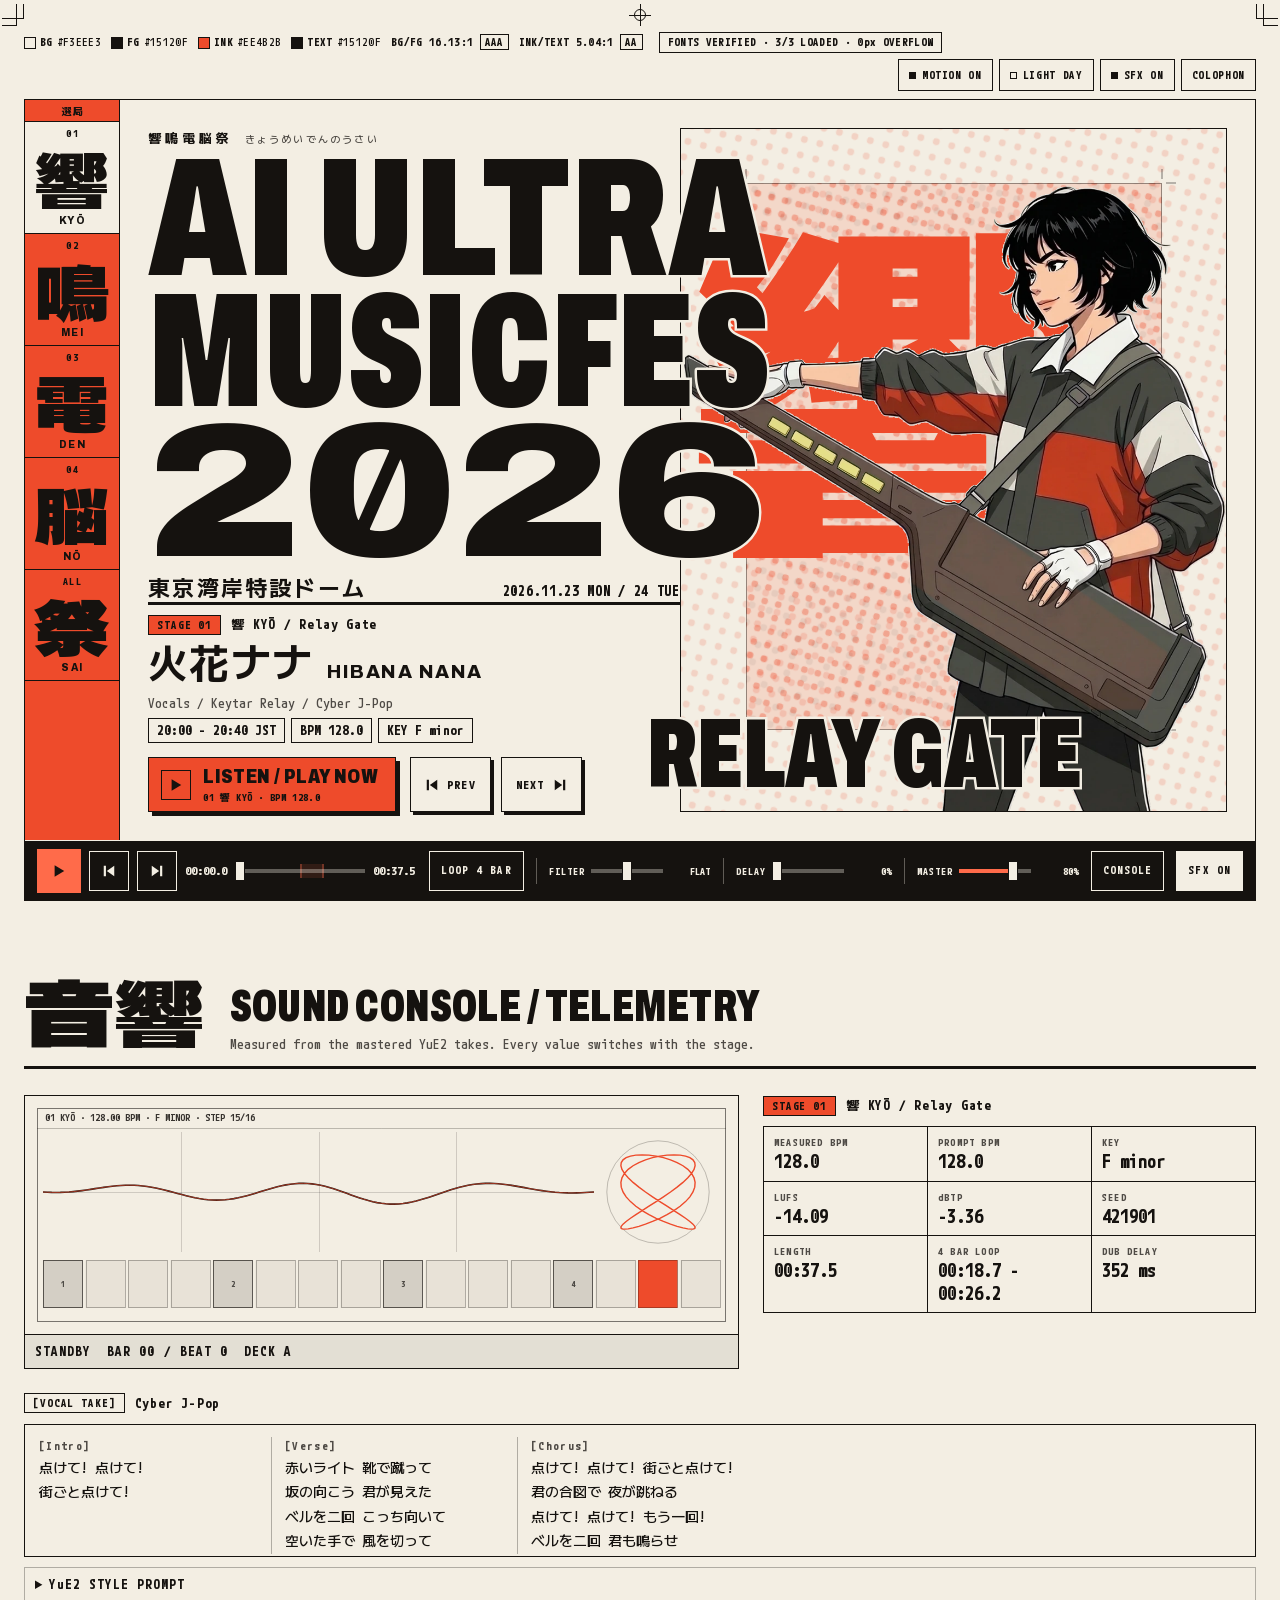
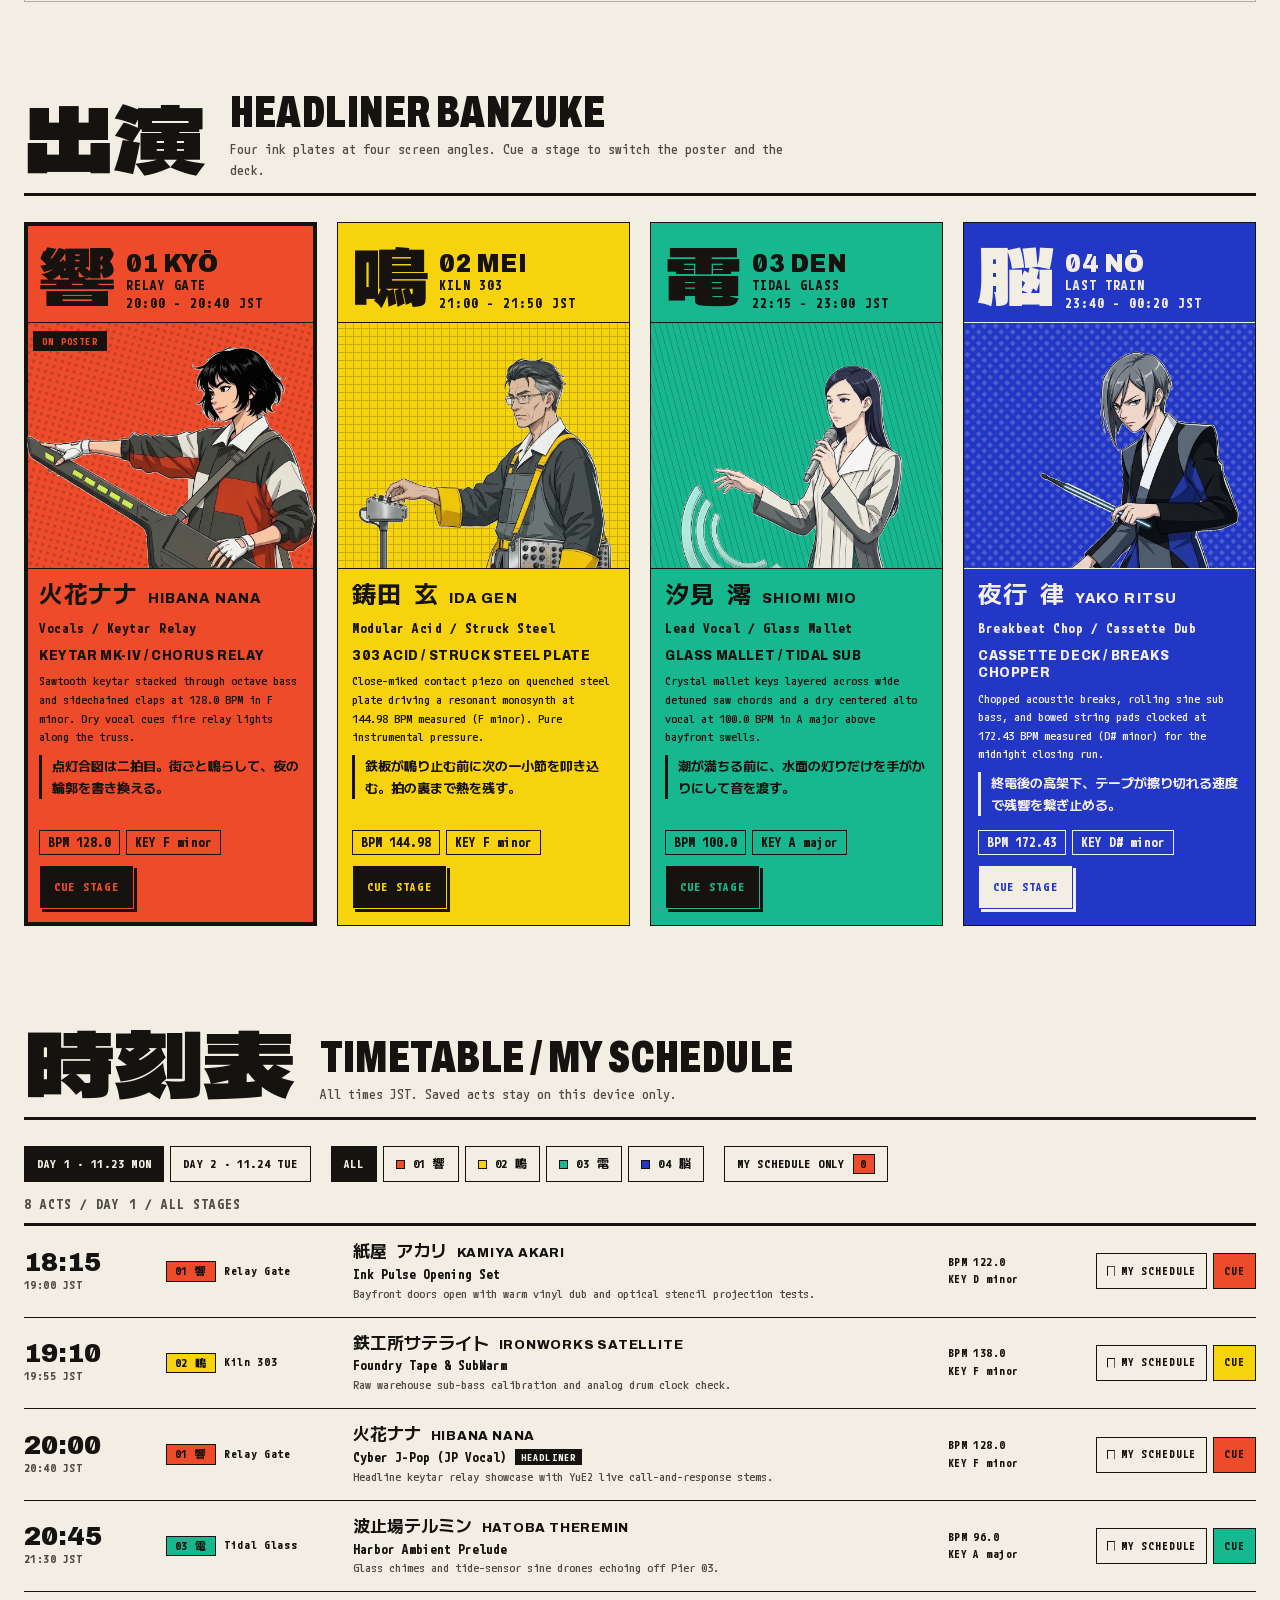
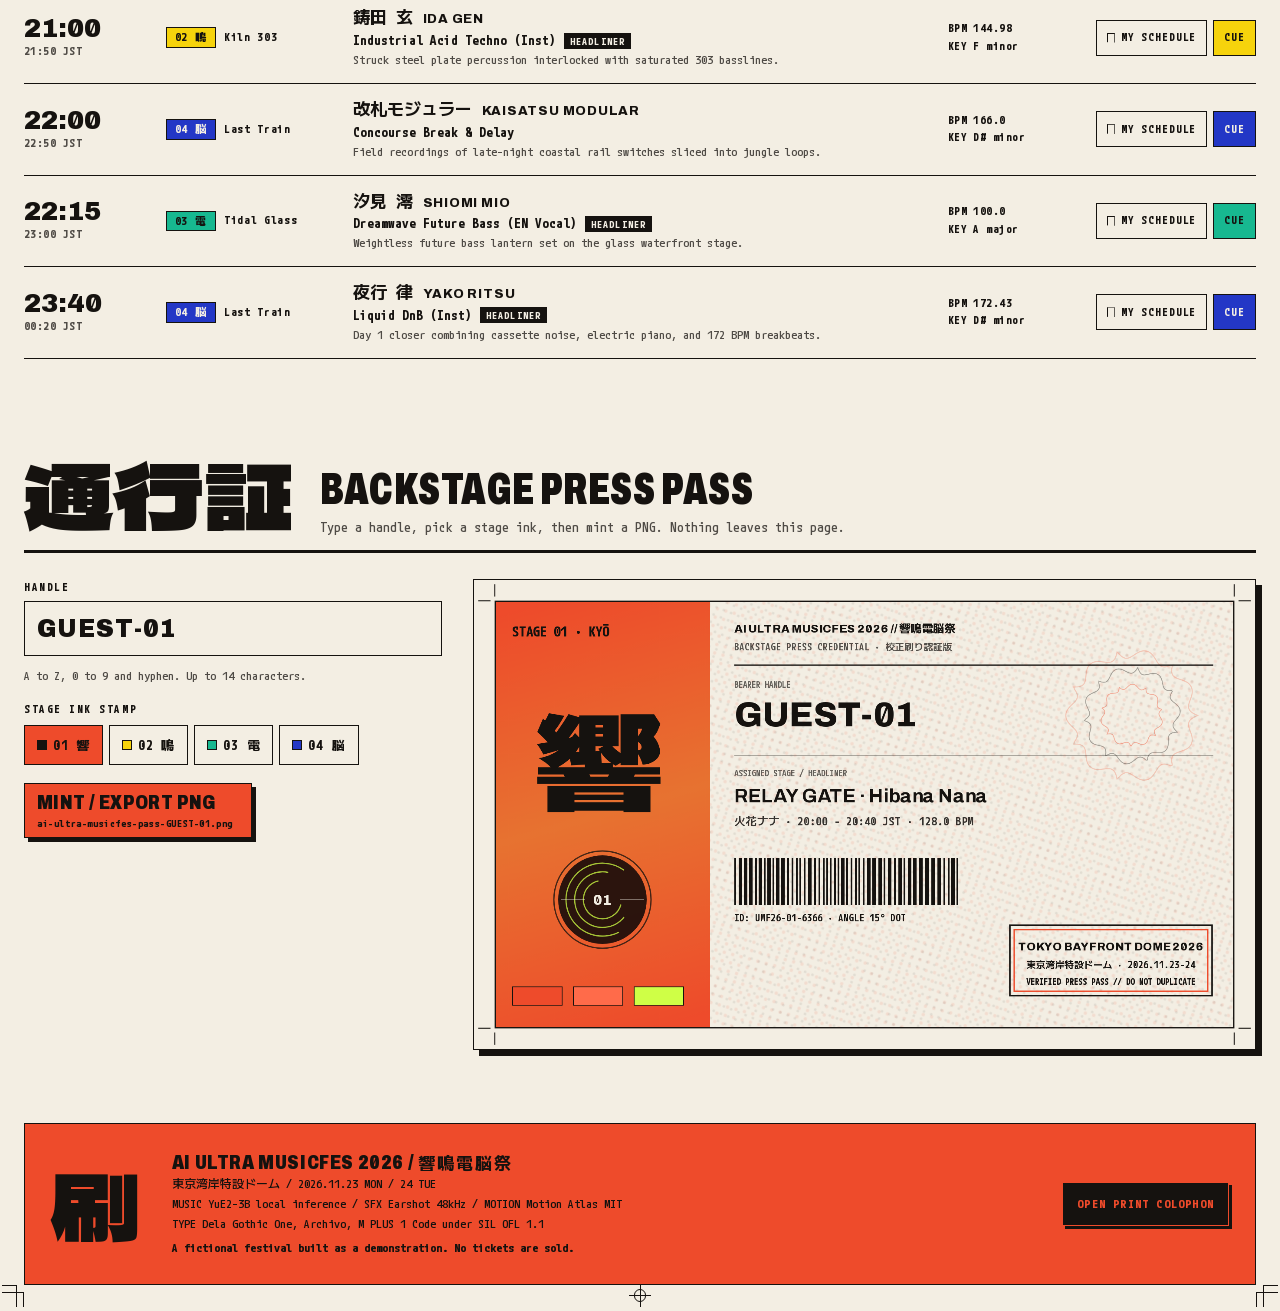
<file: index.html>
<!doctype html>
<html lang="ja" data-stage="relay" data-hall="day" data-motion="on" data-transport="idle">
<head>
  <meta charset="utf-8">
  <meta name="viewport" content="width=device-width, initial-scale=1">
  <title>AI ULTRA MUSICFES 2026 / 響鳴電脳祭 / 東京湾岸特設ドーム</title>
  <meta name="description" content="AI ULTRA MUSICFES 2026 響鳴電脳祭。東京湾岸特設ドーム、2026.11.23 MON / 24 TUE。題字で四つの舞台を選局し、実音源とタイムテーブルを確かめるフェスティバルポスター。">
  <meta name="color-scheme" content="light">
  <meta name="theme-color" id="theme-color" content="#F3EEE3">
  <link rel="icon" href="data:image/svg+xml,%3Csvg xmlns='http://www.w3.org/2000/svg' viewBox='0 0 32 32'%3E%3Crect width='32' height='32' fill='%2315120F'/%3E%3Crect x='4' y='4' width='24' height='24' fill='%23EE4B2B'/%3E%3Ccircle cx='16' cy='16' r='6' fill='%23F3EEE3'/%3E%3C/svg%3E">
  <link rel="stylesheet" href="styles/festival.css">
</head>
<body>
  <a class="skip-link" href="#main">SKIP TO POSTER</a>

  <div class="sheet">
    <header class="proof-bar" id="proof-bar">
      <div class="tombo-row" aria-hidden="true">
        <span class="tombo tombo--tl"></span>
        <span class="tombo-center"></span>
        <span class="tombo tombo--tr"></span>
      </div>
      <div class="utility-bar">
        <div id="contrast-bar" class="contrast-bar" role="group" aria-label="Live WCAG 2.1 contrast color bar">
          <span class="cb-swatch" data-token="--bg"><i class="cb-chip" aria-hidden="true"></i><span class="cb-name">BG</span><code class="cb-hex">…</code></span>
          <span class="cb-swatch" data-token="--fg"><i class="cb-chip" aria-hidden="true"></i><span class="cb-name">FG</span><code class="cb-hex">…</code></span>
          <span class="cb-swatch" data-token="--accent"><i class="cb-chip" aria-hidden="true"></i><span class="cb-name">INK</span><code class="cb-hex">…</code></span>
          <span class="cb-swatch" data-token="--accent-fg"><i class="cb-chip" aria-hidden="true"></i><span class="cb-name">TEXT</span><code class="cb-hex">…</code></span>
          <span class="cb-ratio" data-pair="bg-fg"><span>BG/FG</span> <span class="cb-value">…</span> <span class="cb-grade"></span></span>
          <span class="cb-ratio" data-pair="ink-text"><span>INK/TEXT</span> <span class="cb-value">…</span> <span class="cb-grade"></span></span>
        </div>
        <p id="font-proof-stamp" class="font-stamp" role="status" data-status="checking">FONTS CHECKING</p>
        <div class="utility-toggles" role="group" aria-label="Sheet controls">
          <button id="motion-toggle-btn" class="lamp-key" type="button" aria-pressed="true">MOTION ON</button>
          <button id="hall-toggle-btn" class="lamp-key" type="button" aria-pressed="false">LIGHT DAY</button>
          <button id="sfx-toggle-btn" class="lamp-key" type="button" aria-pressed="true">SFX ON</button>
          <button id="colophon-open-btn" class="lamp-key lamp-key--plain" type="button" aria-haspopup="dialog">COLOPHON</button>
        </div>
      </div>
    </header>

    <main id="main" tabindex="-1">
      <section class="hero-poster" id="poster" aria-labelledby="festival-title">
        <div class="kanji-rail" id="kanji-rail" role="group" aria-label="題字で選局 Stage tuner">
          <div class="rail-keys">
            <p class="rail-cap" aria-hidden="true">選局</p>
            <button class="rail-kanji" id="rail-btn-relay" type="button" data-stage-id="relay" data-sfx-hover="1" aria-pressed="true" aria-keyshortcuts="1">
              <span class="rail-num">01</span>
              <span class="rail-glyph" lang="ja">響</span>
              <span class="rail-code">KYŌ</span>
              <span class="sr-only">Relay Gate</span>
            </button>
            <button class="rail-kanji" id="rail-btn-kiln" type="button" data-stage-id="kiln" data-sfx-hover="1.12" aria-pressed="false" aria-keyshortcuts="2">
              <span class="rail-num">02</span>
              <span class="rail-glyph" lang="ja">鳴</span>
              <span class="rail-code">MEI</span>
              <span class="sr-only">Kiln 303</span>
            </button>
            <button class="rail-kanji" id="rail-btn-tidal" type="button" data-stage-id="tidal" data-sfx-hover="1.26" aria-pressed="false" aria-keyshortcuts="3">
              <span class="rail-num">03</span>
              <span class="rail-glyph" lang="ja">電</span>
              <span class="rail-code">DEN</span>
              <span class="sr-only">Tidal Glass</span>
            </button>
            <button class="rail-kanji" id="rail-btn-lasttrain" type="button" data-stage-id="lasttrain" data-sfx-hover="1.41" aria-pressed="false" aria-keyshortcuts="4">
              <span class="rail-num">04</span>
              <span class="rail-glyph" lang="ja">脳</span>
              <span class="rail-code">NŌ</span>
              <span class="sr-only">Last Train</span>
            </button>
            <button class="rail-kanji" id="rail-btn-sai" type="button" data-stage-id="sai" data-sfx-hover="0.84" aria-pressed="false" aria-keyshortcuts="5">
              <span class="rail-num">ALL</span>
              <span class="rail-glyph" lang="ja">祭</span>
              <span class="rail-code">SAI</span>
              <span class="sr-only">All stages and timetable</span>
            </button>
          </div>
          <p class="rail-slug" id="rail-slug" aria-hidden="true">STAGE 01 / RELAY GATE</p>
        </div>

        <div class="poster" id="poster-field">
          <div class="poster-stage">
            <div class="poster-copy">
              <p class="poster-slug"><span lang="ja">響鳴電脳祭</span><span class="poster-reading" lang="ja">きょうめいでんのうさい</span></p>
              <h1 class="lockup" id="festival-title">
                <span class="lockup-line lockup-line--ai">AI ULTRA</span>
                <span class="lockup-line lockup-line--fes">MUSICFES</span>
                <span class="lockup-line lockup-line--year">2026</span>
              </h1>
              <p class="venue">
                <span class="venue-name" lang="ja">東京湾岸特設ドーム</span>
                <span class="venue-dates">2026.11.23 MON / 24 TUE</span>
              </p>
              <div class="billing" id="hero-billing">
                <p class="billing-stage">
                  <span class="chip chip--plate" id="hero-stage-chip">STAGE 01</span>
                  <span id="hero-stage-name">響 KYŌ / Relay Gate</span>
                </p>
                <h2 class="billing-artist">
                  <span class="billing-artist-ja" id="hero-artist-ja" lang="ja">火花ナナ</span>
                  <span class="billing-artist-en" id="hero-artist-en">Hibana Nana</span>
                </h2>
                <p class="billing-role" id="hero-role">Vocals / Keytar Relay / Cyber J-Pop</p>
                <p class="billing-stamps">
                  <span class="stamp" id="hero-set-time">20:00 - 20:40 JST</span>
                  <span class="stamp" id="hero-bpm">BPM 128.0</span>
                  <span class="stamp" id="hero-key">KEY F minor</span>
                </p>
              </div>
              <div class="cta-row">
                <button id="hero-play-btn" class="cta" type="button">
                  <span class="cta-icon" aria-hidden="true">
                    <svg class="ico ico-play" viewBox="0 0 16 16" focusable="false"><path d="M3 1.5v13l11-6.5z"/></svg>
                    <svg class="ico ico-pause" viewBox="0 0 16 16" focusable="false"><path d="M3 2h4v12H3zM9 2h4v12H9z"/></svg>
                  </span>
                  <span class="cta-text">
                    <span class="cta-main" id="hero-play-label">LISTEN / PLAY NOW</span>
                    <span class="cta-sub" id="hero-play-sub">01 響 KYŌ · BPM 128.0</span>
                  </span>
                </button>
                <div class="cta-steps" role="group" aria-label="Step through stages">
                  <button id="hero-prev-btn" class="key" type="button" data-sfx-hover="0.9">
                    <svg class="ico" viewBox="0 0 16 16" aria-hidden="true" focusable="false"><path d="M2 2h2.5v12H2zM14 2v12L5.5 8z"/></svg>
                    <span>PREV</span><span class="sr-only">stage</span>
                  </button>
                  <button id="hero-next-btn" class="key" type="button" data-sfx-hover="1.1">
                    <span>NEXT</span><span class="sr-only">stage</span>
                    <svg class="ico" viewBox="0 0 16 16" aria-hidden="true" focusable="false"><path d="M11.5 2H14v12h-2.5zM2 2l8.5 6L2 14z"/></svg>
                  </button>
                </div>
                <p class="key-hint" aria-hidden="true">RAIL KEYS 1-5 / UP DOWN</p>
              </div>
              <p class="cta-status" id="hero-audio-status" role="status"></p>
            </div>

            <div class="lock-wrap">
              <div class="character-lock halftone" id="character-lock">
                <canvas id="hero-back-canvas" width="1000" height="1250" aria-hidden="true"></canvas>
                <span class="plate-kanji" id="hero-plate-kanji" aria-hidden="true" lang="ja">響</span>
                <img id="hero-character-img" width="1000" height="1250" alt="" decoding="async" src="data:image/svg+xml,%3Csvg xmlns='http://www.w3.org/2000/svg' width='1000' height='1250' viewBox='0 0 1000 1250'/%3E">
                <canvas id="hero-mask-canvas" width="1000" height="1250" aria-hidden="true"></canvas>
                <canvas id="hero-wipe-canvas" width="1000" height="1250" aria-hidden="true"></canvas>
              </div>
              <p class="stage-tag" id="hero-stage-tag" aria-hidden="true">RELAY GATE</p>
            </div>
          </div>
        </div>
      </section>

      <div id="transport-band" class="transport" role="region" aria-label="Broadcast transport and DJ strip" data-dj="closed">
        <div class="tp-main">
          <button id="transport-play-btn" class="tp-btn tp-btn--play" type="button" aria-pressed="false" aria-label="PLAY">
            <svg class="ico ico-play" viewBox="0 0 16 16" aria-hidden="true" focusable="false"><path d="M3 1.5v13l11-6.5z"/></svg>
            <svg class="ico ico-pause" viewBox="0 0 16 16" aria-hidden="true" focusable="false"><path d="M3 2h4v12H3zM9 2h4v12H9z"/></svg>
          </button>
          <button id="transport-prev-btn" class="tp-btn" type="button" aria-label="PREVIOUS TRACK">
            <svg class="ico" viewBox="0 0 16 16" aria-hidden="true" focusable="false"><path d="M2 2h2.5v12H2zM14 2v12L5.5 8z"/></svg>
          </button>
          <button id="transport-next-btn" class="tp-btn" type="button" aria-label="NEXT TRACK">
            <svg class="ico" viewBox="0 0 16 16" aria-hidden="true" focusable="false"><path d="M11.5 2H14v12h-2.5zM2 2l8.5 6L2 14z"/></svg>
          </button>
          <p class="tp-now">
            <span class="tp-tally" id="transport-tally">STANDBY</span>
            <span class="tp-now-stage" id="transport-now-stage">01 響 KYŌ</span>
            <span class="tp-now-artist" id="transport-now-artist" lang="ja">火花ナナ</span>
          </p>
          <div class="tp-seek">
            <span class="tp-time" id="transport-elapsed">00:00.0</span>
            <span class="tp-seek-track">
              <span class="tp-loop-region" id="transport-loop-region" aria-hidden="true"></span>
              <input id="transport-seek" type="range" min="0" max="37.5" step="0.01" value="0" aria-label="SEEK" aria-valuetext="0 seconds of 37.5 seconds">
            </span>
            <span class="tp-time" id="transport-duration">00:37.5</span>
          </div>
          <button id="transport-dj-btn" class="tp-btn tp-btn--text tp-dj-toggle" type="button" aria-expanded="false" aria-controls="dj-panel">DJ</button>
        </div>
        <div class="tp-dj" id="dj-panel">
          <button id="transport-loop-btn" class="tp-btn tp-btn--text" type="button" aria-pressed="false">LOOP 4 BAR</button>
          <label class="tp-fader">
            <span>FILTER</span>
            <input id="dj-filter" type="range" min="-1" max="1" step="0.01" value="0" aria-valuetext="FLAT">
            <output class="tp-fader-value" id="dj-filter-value" for="dj-filter">FLAT</output>
          </label>
          <label class="tp-fader">
            <span>DELAY</span>
            <input id="dj-delay" type="range" min="0" max="0.28" step="0.01" value="0" aria-valuetext="SEND 0%">
            <output class="tp-fader-value" id="dj-delay-value" for="dj-delay">0%</output>
          </label>
          <label class="tp-fader">
            <span>MASTER</span>
            <input id="dj-master" type="range" min="0" max="1" step="0.01" value="0.8" aria-valuetext="80%">
            <output class="tp-fader-value" id="dj-master-value" for="dj-master">80%</output>
          </label>
          <a id="transport-console-link" class="tp-btn tp-btn--text" href="#console">CONSOLE</a>
          <button id="transport-sfx-btn" class="tp-btn tp-btn--text" type="button" aria-pressed="true">SFX ON</button>
        </div>
      </div>

      <section class="band-section" id="console" aria-labelledby="console-title">
        <header class="section-head">
          <span class="section-kanji" aria-hidden="true" lang="ja">音響</span>
          <div class="section-head-text">
            <h2 id="console-title">SOUND CONSOLE / TELEMETRY</h2>
            <p class="section-lead">Measured from the mastered YuE2 takes. Every value switches with the stage.</p>
          </div>
        </header>
        <div class="console-grid">
          <figure class="scope">
            <canvas id="console-scope-canvas" width="720" height="240" role="img" aria-label="Beat grid and live scope for the active stage"></canvas>
            <figcaption class="scope-caption">
              <span id="console-live-state">STANDBY</span>
              <span id="console-live-bar">BAR 00 / BEAT 0</span>
              <span id="console-live-deck">DECK A</span>
            </figcaption>
          </figure>
          <div class="console-meta">
            <p class="console-stage">
              <span class="chip chip--plate" id="console-stage-chip">STAGE 01</span>
              <span id="console-stage-name">響 KYŌ / Relay Gate</span>
            </p>
            <dl class="meta-grid">
              <div class="meta-cell"><dt>MEASURED BPM</dt><dd id="console-bpm-measured">…</dd></div>
              <div class="meta-cell"><dt>PROMPT BPM</dt><dd id="console-bpm-prompt">…</dd></div>
              <div class="meta-cell"><dt>KEY</dt><dd id="console-key">…</dd></div>
              <div class="meta-cell"><dt>LUFS</dt><dd id="console-lufs">…</dd></div>
              <div class="meta-cell"><dt>dBTP</dt><dd id="console-dbtp">…</dd></div>
              <div class="meta-cell"><dt>SEED</dt><dd id="console-seed">…</dd></div>
              <div class="meta-cell"><dt>LENGTH</dt><dd id="console-length">…</dd></div>
              <div class="meta-cell"><dt id="console-loop-label">4 BAR LOOP</dt><dd id="console-loop">…</dd></div>
              <div class="meta-cell"><dt>DUB DELAY</dt><dd id="console-delay-time">…</dd></div>
            </dl>
          </div>
          <div class="console-score">
            <p class="console-score-head">
              <span class="chip" id="console-vocal-badge">…</span>
              <span id="console-genre">…</span>
            </p>
            <div class="console-lyrics" id="console-lyrics" lang="ja" tabindex="0" role="region" aria-label="Lyrics or score note"></div>
            <details class="console-prompt">
              <summary>YuE2 STYLE PROMPT</summary>
              <p id="console-style-prompt" lang="en"></p>
            </details>
          </div>
        </div>
      </section>

      <section class="band-section" id="dossier" aria-labelledby="dossier-title">
        <header class="section-head">
          <span class="section-kanji" aria-hidden="true" lang="ja">出演</span>
          <div class="section-head-text">
            <h2 id="dossier-title">HEADLINER BANZUKE</h2>
            <p class="section-lead">Four ink plates at four screen angles. Cue a stage to switch the poster and the deck.</p>
          </div>
        </header>
        <div class="dossier-grid" id="dossier-grid"></div>
      </section>

      <section class="band-section" id="timetable" aria-labelledby="timetable-title">
        <header class="section-head">
          <span class="section-kanji" aria-hidden="true" lang="ja">時刻表</span>
          <div class="section-head-text">
            <h2 id="timetable-title" tabindex="-1">TIMETABLE / MY SCHEDULE</h2>
            <p class="section-lead">All times JST. Saved acts stay on this device only.</p>
          </div>
        </header>
        <div class="tt-toolbar">
          <div class="pill-row" id="timetable-days" role="group" aria-label="Festival day"></div>
          <div class="pill-row" id="timetable-stages" role="group" aria-label="Stage filter"></div>
          <div class="pill-row">
            <button class="pill" id="my-schedule-filter-btn" type="button" aria-pressed="false">
              <span>MY SCHEDULE ONLY</span>
              <span class="count-badge" id="my-schedule-count">0</span>
            </button>
          </div>
        </div>
        <p class="tt-status" id="timetable-status" role="status"></p>
        <ol class="tt-list" id="timetable-list"></ol>
      </section>

      <section class="band-section" id="press-pass" aria-labelledby="pass-title">
        <header class="section-head">
          <span class="section-kanji" aria-hidden="true" lang="ja">通行証</span>
          <div class="section-head-text">
            <h2 id="pass-title">BACKSTAGE PRESS PASS</h2>
            <p class="section-lead">Type a handle, pick a stage ink, then mint a PNG. Nothing leaves this page.</p>
          </div>
        </header>
        <div class="pass-grid">
          <form class="pass-form" id="pass-form" autocomplete="off">
            <label class="field" for="pass-handle-input">
              <span class="field-name">HANDLE</span>
              <input id="pass-handle-input" class="field-input" type="text" value="GUEST-01" maxlength="14" inputmode="text" autocapitalize="characters" autocomplete="off" spellcheck="false" aria-describedby="pass-handle-help">
            </label>
            <p class="field-help" id="pass-handle-help">A to Z, 0 to 9 and hyphen. Up to 14 characters.</p>
            <fieldset class="stamp-set">
              <legend class="field-name">STAGE INK STAMP</legend>
              <div class="stamp-options" id="pass-stamp-options"></div>
            </fieldset>
            <button id="pass-download-btn" class="cta cta--compact" type="button">
              <span class="cta-text">
                <span class="cta-main">MINT / EXPORT PNG</span>
                <span class="cta-sub" id="pass-file-name">ai-ultra-musicfes-pass-GUEST-01.png</span>
              </span>
            </button>
            <p class="pass-status" id="pass-status" role="status"></p>
          </form>
          <div class="pass-tilt" id="pass-tilt">
            <canvas id="pass-canvas" width="1800" height="1080" role="img" aria-label="Backstage press pass preview"></canvas>
          </div>
        </div>
      </section>
    </main>

    <footer class="obi" id="colophon">
      <div class="obi-band">
        <span class="section-kanji" aria-hidden="true" lang="ja">刷</span>
        <div class="obi-credits">
          <p class="obi-title">AI ULTRA MUSICFES 2026 / <span lang="ja">響鳴電脳祭</span></p>
          <p><span lang="ja">東京湾岸特設ドーム</span> / 2026.11.23 MON / 24 TUE</p>
          <p>MUSIC YuE2-3B local inference / SFX Earshot 48kHz / MOTION Motion Atlas MIT</p>
          <p>TYPE Dela Gothic One, Archivo, M PLUS 1 Code under SIL OFL 1.1</p>
          <p class="obi-note">A fictional festival built as a demonstration. No tickets are sold.</p>
        </div>
        <button id="colophon-open-btn-footer" class="key key--on-plate" type="button" aria-haspopup="dialog">OPEN PRINT COLOPHON</button>
      </div>
      <div class="tombo-row tombo-row--bottom" aria-hidden="true">
        <span class="tombo tombo--bl"></span>
        <span class="tombo-center"></span>
        <span class="tombo tombo--br"></span>
      </div>
    </footer>
  </div>

  <dialog id="colophon-dialog" class="colophon" aria-labelledby="colophon-dialog-title">
    <div class="colophon-sheet">
      <header class="colophon-head">
        <h2 id="colophon-dialog-title">PRINT COLOPHON <span lang="ja">奥付</span></h2>
        <button id="colophon-close-btn" class="key" type="button">CLOSE</button>
      </header>
      <div class="colophon-body" id="colophon-body"></div>
    </div>
  </dialog>

  <div class="follow-spot-layer" aria-hidden="true"><span class="follow-spot"></span></div>
  <p class="sr-only" id="app-status" role="status"></p>
  <noscript><p class="noscript-note">This poster needs JavaScript for audio, the timetable and the press pass.</p></noscript>

  <script defer src="data/festival-data.js"></script>
  <script defer src="js/audio-engine.js"></script>
  <script defer src="js/motion-atlas-core.js"></script>
  <script defer src="js/stage-canvas.js"></script>
  <script defer src="js/ui-controller.js"></script>
</body>
</html>
</file>
<file: styles/festival.css>
/* AI ULTRA MUSICFES 2026 / festival stylesheet
   Direction A: poster as interface on paper and sumi, hall blackout on play, one transport band.
   Pairing alpha: Dela Gothic One (kanji at 48px and up), Archivo (display Latin), M PLUS 1 Code (UI). */

@font-face {
  font-family: "Dela Gothic One";
  src: url("../assets/processed/dela-gothic-one.woff2") format("woff2");
  font-weight: 400;
  font-style: normal;
  font-display: swap;
}

@font-face {
  font-family: "Archivo";
  src: url("../assets/processed/archivo-var.woff2") format("woff2");
  font-weight: 100 900;
  font-stretch: 62% 125%;
  font-style: normal;
  font-display: swap;
}

@font-face {
  font-family: "M PLUS 1 Code";
  src: url("../assets/processed/mplus1code-var.woff2") format("woff2");
  font-weight: 400 700;
  font-style: normal;
  font-display: swap;
}

/* Registered so one root transition carries every surface through the hall blackout. */
@property --bg { syntax: "<color>"; inherits: true; initial-value: #F3EEE3; }
@property --fg { syntax: "<color>"; inherits: true; initial-value: #15120F; }
@property --accent { syntax: "<color>"; inherits: true; initial-value: #EE4B2B; }
@property --accent-fg { syntax: "<color>"; inherits: true; initial-value: #15120F; }

/* ---------- Tokens ---------- */

:root {
  --paper: #F3EEE3;
  --sumi: #15120F;

  /* Stage 01 defaults for first paint. ui-controller.js rewrites these from festival-data.js. */
  --stage-ink: #EE4B2B;
  --stage-plate-text: #15120F;
  --stage-night-bg: #1C0E0A;
  --stage-night-light: #FF6B4A;
  --stage-emissive: #CFFF46;
  --screen-angle: 15deg;
  --bpm: 128;
  --beat: calc(60s / var(--bpm));

  --bg: var(--paper);
  --fg: var(--sumi);
  --accent: var(--stage-ink);
  --accent-fg: var(--stage-plate-text);
  --plate: var(--accent);
  --muted: color-mix(in srgb, var(--fg) 74%, var(--bg));
  --surface: color-mix(in srgb, var(--bg) 93%, var(--fg));
  --hairline: color-mix(in srgb, var(--fg) 30%, var(--bg));

  --font-kanji: "Dela Gothic One", "Hiragino Kaku Gothic StdN", "Yu Gothic", "Meiryo", sans-serif;
  --font-display: "Archivo", "Arial Narrow", "Helvetica Neue", Arial, sans-serif;
  --font-ui: "M PLUS 1 Code", "BIZ UDGothic", "Osaka-Mono", "Noto Sans Mono CJK JP", "Yu Gothic", "Hiragino Kaku Gothic ProN", monospace;

  --bleed: 12px;
  --tombo: 12px;
  --tombo-o: 4px;
  --rail-w: clamp(64px, 7.4vw, 124px);
  --rail-kanji: max(48px, calc(var(--rail-w) * 0.78));
  --rail-keys-h: calc(22px + 5 * (var(--rail-kanji) + 38px));
  --pad: clamp(10px, 2.2vw, 32px);
  --band-h: 60px;
  --dock-h: 96px;
  --ease-ink: cubic-bezier(0.3, 0, 0.2, 1);
  --ease-snap: cubic-bezier(0.2, 0.9, 0.2, 1);

  color-scheme: light;
  /* The hall fades over one beat. Ink cuts hard, because a fade between two inks passes through mud. */
  transition:
    --bg var(--beat) var(--ease-ink),
    --fg var(--beat) var(--ease-ink);
}

:root[data-hall="night"] {
  --bg: var(--stage-night-bg);
  --fg: var(--paper);
  --accent: var(--stage-night-light);
  --accent-fg: var(--stage-night-bg);
  --plate: color-mix(in srgb, var(--accent) 15%, var(--bg));
  color-scheme: dark;
}

:root[data-motion="off"] {
  transition-duration: 0.12s;
}

@media (min-width: 600px) {
  :root { --bleed: 16px; --tombo: 16px; --tombo-o: 5px; }
}

@media (min-width: 768px) {
  :root { --dock-h: 60px; }
}

@media (min-width: 900px) {
  :root { --bleed: 24px; --tombo: 22px; --tombo-o: 7px; }
}

/* ---------- Base ---------- */

*,
*::before,
*::after {
  box-sizing: border-box;
}

html {
  background: var(--bg);
  color: var(--fg);
  scroll-padding-top: 0;
  -webkit-text-size-adjust: 100%;
  text-size-adjust: 100%;
}

:root[data-motion="on"] {
  scroll-behavior: smooth;
}

body {
  position: relative;
  margin: 0;
  min-width: 320px;
  background: var(--bg);
  color: var(--fg);
  font-family: var(--font-ui);
  font-size: 13px;
  font-weight: 500;
  line-height: 1.6;
  font-feature-settings: "palt" 0, "tnum" 1, "zero" 1;
  -webkit-font-smoothing: antialiased;
  -moz-osx-font-smoothing: grayscale;
}

h1, h2, h3, p, dl, dd, ol, ul, figure, blockquote, fieldset {
  margin: 0;
  padding: 0;
}

ol, ul {
  list-style: none;
}

fieldset {
  border: 0;
  min-width: 0;
}

button, input, select, textarea {
  font: inherit;
  color: inherit;
  letter-spacing: inherit;
}

button {
  border-radius: 0;
}

img, canvas, svg {
  display: block;
  max-width: 100%;
}

a {
  color: inherit;
}

code {
  font: inherit;
}

.ico {
  width: 14px;
  height: 14px;
  fill: currentColor;
  flex: 0 0 auto;
}

.sr-only {
  position: absolute;
  width: 1px;
  height: 1px;
  margin: -1px;
  padding: 0;
  overflow: hidden;
  clip: rect(0 0 0 0);
  clip-path: inset(50%);
  white-space: nowrap;
  border: 0;
}

.skip-link {
  position: absolute;
  left: var(--bleed);
  top: 6px;
  z-index: 100;
  padding: 8px 14px;
  border: 1px solid var(--fg);
  background: var(--bg);
  color: var(--fg);
  font-weight: 700;
  letter-spacing: 0.1em;
  text-decoration: none;
  transform: translateY(-200%);
}

.skip-link:focus {
  transform: none;
}

.noscript-note {
  margin: 12px var(--bleed);
  padding: 10px 14px;
  border: 1px solid var(--fg);
  font-weight: 700;
}

/* ---------- Follow-spot focus ---------- */

:focus-visible {
  outline: 3px solid var(--fg);
  outline-offset: 3px;
  box-shadow: 0 0 0 3px var(--bg);
}

.poster :is(a, button),
.band-section :is(a, button, input, summary, [tabindex]),
.obi button {
  scroll-margin-top: calc(var(--dock-h) + 16px);
  scroll-margin-bottom: calc(var(--dock-h) + 16px);
}

#main:focus-visible {
  outline: none;
  box-shadow: none;
}

.follow-spot-layer {
  position: absolute;
  inset: 0;
  z-index: 60;
  overflow: hidden;
  pointer-events: none;
}

.follow-spot {
  position: absolute;
  left: 0;
  top: 0;
  width: 280px;
  height: 280px;
  margin: -140px 0 0 -140px;
  border: 1px solid color-mix(in srgb, var(--fg) 42%, transparent);
  border-radius: 50%;
  background: radial-gradient(closest-side, rgba(21, 18, 15, 0.05), rgba(21, 18, 15, 0.02) 70%, transparent);
  opacity: 0;
  transform: translate(var(--focus-x, 50vw), var(--focus-y, 0px)) scale(0.7);
  transition: transform var(--beat) var(--ease-snap), opacity calc(var(--beat) / 2) linear;
}

:root[data-hall="night"] .follow-spot {
  border-color: color-mix(in srgb, var(--accent) 55%, transparent);
  background: radial-gradient(closest-side, color-mix(in srgb, var(--accent) 24%, transparent), color-mix(in srgb, var(--accent) 9%, transparent) 62%, transparent);
}

:root[data-focus-spot="on"] .follow-spot {
  opacity: 1;
  transform: translate(var(--focus-x, 50vw), var(--focus-y, 0px)) scale(1);
}

/* ---------- Sheet, registration marks, utility bar ---------- */

.sheet {
  max-width: 1920px;
  margin-inline: auto;
  padding-inline: var(--bleed);
}

.tombo-row {
  display: flex;
  justify-content: space-between;
  align-items: flex-end;
  margin-inline: calc(var(--tombo) * -1);
  padding-top: 4px;
}

.tombo-row--bottom {
  align-items: flex-start;
  padding: 0 0 4px;
}

/* Japanese corner register mark: two interlocked L strokes whose inner corner is the trim corner. */
.tombo {
  width: var(--tombo);
  height: var(--tombo);
  background:
    linear-gradient(var(--fg), var(--fg)) left 0 bottom 0 / calc(100% - var(--tombo-o)) 1px no-repeat,
    linear-gradient(var(--fg), var(--fg)) right var(--tombo-o) top 0 / 1px 100% no-repeat,
    linear-gradient(var(--fg), var(--fg)) left 0 bottom var(--tombo-o) / 100% 1px no-repeat,
    linear-gradient(var(--fg), var(--fg)) right 0 top 0 / 1px calc(100% - var(--tombo-o)) no-repeat;
}

.tombo--tr { transform: scaleX(-1); }
.tombo--bl { transform: scaleY(-1); }
.tombo--br { transform: scale(-1); }

.tombo-center {
  position: relative;
  width: var(--tombo);
  height: var(--tombo);
  background:
    linear-gradient(var(--fg), var(--fg)) 50% 0 / 1px 100% no-repeat,
    linear-gradient(var(--fg), var(--fg)) 0 50% / 100% 1px no-repeat;
}

.tombo-center::after {
  content: "";
  position: absolute;
  inset: 22%;
  border: 1px solid var(--fg);
  border-radius: 50%;
}

.utility-bar {
  display: flex;
  flex-wrap: wrap;
  align-items: center;
  gap: 6px 16px;
  padding: 6px 0 8px;
  font-size: 10px;
  line-height: 1.4;
  letter-spacing: 0.03em;
}

.contrast-bar {
  display: flex;
  flex-wrap: wrap;
  align-items: center;
  gap: 4px 10px;
  min-width: 0;
}

.cb-swatch {
  display: inline-flex;
  align-items: center;
  gap: 4px;
  white-space: nowrap;
}

.cb-chip {
  width: 12px;
  height: 12px;
  border: 1px solid var(--fg);
  flex: 0 0 auto;
}

.cb-swatch[data-token="--bg"] .cb-chip { background: var(--bg); }
.cb-swatch[data-token="--fg"] .cb-chip { background: var(--fg); }
.cb-swatch[data-token="--accent"] .cb-chip { background: var(--accent); }
.cb-swatch[data-token="--accent-fg"] .cb-chip { background: var(--accent-fg); }

.cb-name {
  display: none;
  font-weight: 700;
}

.cb-ratio {
  white-space: nowrap;
  font-weight: 700;
}

.cb-grade:not(:empty) {
  padding: 0 4px;
  border: 1px solid var(--fg);
}

.cb-ratio[data-grade="FAIL"] .cb-grade {
  background: var(--fg);
  color: var(--bg);
}

.font-stamp {
  padding: 2px 8px;
  border: 1px solid var(--fg);
  font-weight: 700;
  overflow-wrap: anywhere;
}

.font-stamp[data-status="partial"],
.font-stamp[data-status="missing"],
.font-stamp[data-overflow]:not([data-overflow="0"]) {
  background: var(--fg);
  color: var(--bg);
}

.utility-toggles {
  display: flex;
  flex-wrap: wrap;
  gap: 4px;
  margin-left: auto;
}

#hall-toggle-btn {
  min-width: 8.4em;
}

.lamp-key {
  appearance: none;
  display: inline-flex;
  align-items: center;
  gap: 6px;
  min-height: 28px;
  padding: 4px 6px;
  border: 1px solid var(--fg);
  background: var(--bg);
  color: var(--fg);
  font-size: 10px;
  font-weight: 700;
  line-height: 1;
  letter-spacing: 0.02em;
  white-space: nowrap;
  cursor: pointer;
  transition: background-color calc(var(--beat) / 8) linear, color calc(var(--beat) / 8) linear;
}

.lamp-key::before {
  content: "";
  width: 7px;
  height: 7px;
  border: 1px solid currentColor;
  flex: 0 0 auto;
}

.lamp-key[aria-pressed="true"]::before {
  background: currentColor;
}

.lamp-key--plain::before {
  display: none;
}

.lamp-key:hover {
  background: var(--fg);
  color: var(--bg);
}

@media (min-width: 600px) {
  .utility-bar { font-size: 11px; }
  .cb-name { display: inline; }
  .utility-toggles { gap: 6px; }
  .lamp-key { min-height: 32px; padding: 4px 10px; font-size: 11px; letter-spacing: 0.06em; }
}

/* ---------- Shared pieces ---------- */

.chip {
  display: inline-flex;
  align-items: center;
  padding: 1px 8px;
  border: 1px solid var(--fg);
  font-size: 11px;
  font-weight: 700;
  line-height: 1.5;
  letter-spacing: 0.08em;
  white-space: nowrap;
}

.chip--plate {
  background: var(--accent);
  color: var(--accent-fg);
}

.chip--ink {
  background: var(--ink);
  color: var(--ink-text);
}

.stamp {
  display: inline-block;
  padding: 1px 8px;
  border: 1px solid currentColor;
  font-weight: 700;
  white-space: nowrap;
}

.key {
  appearance: none;
  display: inline-flex;
  align-items: center;
  justify-content: center;
  gap: 8px;
  min-height: 44px;
  padding: 6px 14px;
  border: 1px solid var(--fg);
  background: var(--bg);
  color: var(--fg);
  box-shadow: 3px 3px 0 var(--fg);
  font-size: 12px;
  font-weight: 700;
  line-height: 1;
  letter-spacing: 0.1em;
  white-space: nowrap;
  cursor: pointer;
  transition: transform calc(var(--beat) / 8) var(--ease-snap), box-shadow calc(var(--beat) / 8) var(--ease-snap);
}

.key:hover {
  transform: translate(-1px, -1px);
  box-shadow: 4px 4px 0 var(--fg);
}

.key:active {
  transform: translate(2px, 2px);
  box-shadow: 1px 1px 0 var(--fg);
}

.key:focus-visible,
.cta:focus-visible {
  box-shadow: 0 0 0 3px var(--bg);
}

.key--on-plate {
  border-color: currentColor;
  background: var(--ink-text, var(--accent-fg));
  color: var(--ink, var(--accent));
  box-shadow: 3px 3px 0 var(--ink-text, var(--accent-fg));
}

.key--on-plate:hover {
  box-shadow: 4px 4px 0 var(--ink-text, var(--accent-fg));
}

.key--on-plate:active {
  box-shadow: 1px 1px 0 var(--ink-text, var(--accent-fg));
}

.cta {
  appearance: none;
  display: inline-flex;
  align-items: center;
  gap: 12px;
  min-height: 52px;
  padding: 8px 18px 8px 12px;
  border: 1px solid var(--fg);
  background: var(--accent);
  color: var(--accent-fg);
  box-shadow: 4px 4px 0 var(--fg);
  text-align: left;
  cursor: pointer;
  transition: transform calc(var(--beat) / 8) var(--ease-snap), box-shadow calc(var(--beat) / 8) var(--ease-snap);
}

.cta:hover {
  transform: translate(-1px, -1px);
  box-shadow: 5px 5px 0 var(--fg);
}

.cta:active {
  transform: translate(3px, 3px);
  box-shadow: 1px 1px 0 var(--fg);
}

.cta[disabled] {
  cursor: not-allowed;
  opacity: 0.55;
}

.cta-icon {
  display: grid;
  place-items: center;
  width: 30px;
  height: 30px;
  border: 1px solid currentColor;
  flex: 0 0 auto;
}

.cta-text {
  display: block;
  min-width: 0;
}

.cta-main {
  display: block;
  font-family: var(--font-display);
  font-size: 20px;
  font-weight: 900;
  font-variation-settings: "wght" 900, "wdth" 75;
  font-feature-settings: "palt" 0, "kern" 1, "tnum" 1;
  line-height: 1;
  letter-spacing: 0.02em;
}

.cta-main {
  min-width: 8.6em;
}

.cta-sub {
  display: block;
  margin-top: 5px;
  font-size: 10px;
  font-weight: 700;
  line-height: 1.2;
  letter-spacing: 0.06em;
  overflow-wrap: anywhere;
}

.ico-pause {
  display: none;
}

:root[data-transport="playing"] .ico-play,
:root[data-transport="loading"] .ico-play {
  display: none;
}

:root[data-transport="playing"] .ico-pause,
:root[data-transport="loading"] .ico-pause {
  display: block;
}

/* Rotated screen tint. Also the plate behind the hero canvases if they never draw. */
.halftone {
  position: relative;
  overflow: hidden;
  isolation: isolate;
}

.halftone::before {
  content: "";
  position: absolute;
  inset: -50%;
  z-index: 0;
  opacity: 0.2;
  pointer-events: none;
  transform: rotate(var(--screen-angle, 15deg));
  background-image: radial-gradient(circle at center, var(--tint, var(--accent-fg)) 0 1.4px, transparent 1.7px);
  background-size: 7px 7px;
}

.halftone[data-screen="cross"]::before {
  background-image:
    linear-gradient(var(--tint, var(--accent-fg)) 1px, transparent 1px),
    linear-gradient(90deg, var(--tint, var(--accent-fg)) 1px, transparent 1px);
  background-size: 8px 8px;
}

.halftone[data-screen="line"]::before {
  background-image: repeating-linear-gradient(0deg, var(--tint, var(--accent-fg)) 0 1px, transparent 1px 6px);
  background-size: auto;
}

.halftone[data-screen="square"]::before {
  background-image: conic-gradient(var(--tint, var(--accent-fg)) 25%, transparent 0);
  background-size: 8px 8px;
}

/* ---------- Hero poster ---------- */

.hero-poster {
  position: relative;
  display: grid;
  grid-template-columns: var(--rail-w) minmax(0, 1fr);
  border: 1px solid var(--fg);
  overflow: hidden;
  overflow: clip;
}

.kanji-rail {
  display: flex;
  flex-direction: column;
  min-width: 0;
  border-right: 1px solid var(--fg);
  background: var(--accent);
  color: var(--accent-fg);
}

.rail-keys {
  position: sticky;
  top: 0;
  z-index: 2;
  display: flex;
  flex-direction: column;
  background: inherit;
}

.rail-cap {
  padding: 5px 0 4px;
  border-bottom: 1px solid currentColor;
  font-size: 10px;
  font-weight: 700;
  line-height: 1.2;
  letter-spacing: 0.24em;
  text-align: center;
  text-indent: 0.24em;
}

.rail-kanji {
  appearance: none;
  position: relative;
  display: grid;
  justify-items: center;
  gap: 2px;
  width: 100%;
  padding: 6px 0 7px;
  border: 0;
  border-bottom: 1px solid currentColor;
  background: transparent;
  color: inherit;
  cursor: pointer;
  transition: background-color calc(var(--beat) / 8) linear, color calc(var(--beat) / 8) linear;
}

.rail-num,
.rail-code {
  font-size: 10px;
  font-weight: 700;
  line-height: 1;
  letter-spacing: 0.14em;
  text-indent: 0.14em;
}

.rail-code {
  font-family: var(--font-display);
  font-variation-settings: "wght" 800, "wdth" 100;
  font-feature-settings: "palt" 0, "kern" 1, "tnum" 1;
}

.rail-glyph {
  font-family: var(--font-kanji);
  font-size: var(--rail-kanji);
  font-weight: 400;
  font-feature-settings: "kern" 1;
  line-height: 1;
}

.rail-kanji:hover {
  background: var(--ink, var(--fg));
  color: var(--ink-text, var(--bg));
}

.rail-kanji[aria-pressed="true"] {
  background: var(--bg);
  color: var(--fg);
}

.rail-kanji:focus-visible {
  outline: 3px solid var(--fg);
  outline-offset: -3px;
  box-shadow: inset 0 0 0 6px var(--bg);
}

/* In the dark hall only the tuned stage is a lit plate. The other glyphs glow on black. */
:root[data-hall="night"] .kanji-rail {
  background: var(--bg);
  color: var(--accent);
}

:root[data-hall="night"] .rail-kanji[aria-pressed="true"] {
  background: var(--accent);
  color: var(--accent-fg);
}

.rail-slug {
  align-self: center;
  max-height: 0;
  margin: auto 0 14px;
  overflow: hidden;
  writing-mode: vertical-rl;
  font-size: 10px;
  font-weight: 700;
  line-height: 1;
  letter-spacing: 0.2em;
  white-space: nowrap;
}

/* Size containment keeps the rail from setting the poster height. The slug prints only when it fits whole. */
@supports (container-type: size) {
  .kanji-rail {
    container: rail / size;
  }

  .rail-slug {
    max-height: clamp(0px, calc((100cqh - var(--rail-keys-h) - 300px) * 999), 300px);
  }
}

@media (max-width: 1189px) {
  .rail-slug {
    display: none;
  }
}

.poster {
  container: poster / inline-size;
  display: flex;
  min-width: 0;
  padding: var(--pad);
}

/* Wide poster. The copy stack is the lockup (0.651 of the measure, measured in the browser) plus --rest,
   the fixed rows around it. The plate takes that same height at 4:5 and tucks 16% under the lockup, so
   width used = measure * 1.4375 + rest * 0.672. The measure is the largest that fits the container, and
   it also fits the first screen whenever that still leaves a 560px headline. */
.poster-stage {
  --rest: 281px;
  --avail-h: calc(100vh - 134px - 2 * var(--pad));
  --measure: min(calc((100cqw - 0.672 * var(--rest)) / 1.4375), max(calc((var(--avail-h) - var(--rest)) / 0.651), 560px));
  --lock-h: calc(var(--measure) * 0.651 + var(--rest));
  --lock-w: calc(var(--lock-h) * 0.8);
  --ov: calc(var(--lock-w) * 0.16);
  --stroke: clamp(3px, calc(var(--measure) * 0.008), 6px);
  position: relative;
  display: flex;
  flex: 1 1 auto;
  justify-content: center;
  align-items: stretch;
  min-width: 0;
}

@supports (height: 100svh) {
  .poster-stage {
    --avail-h: calc(100svh - 134px - 2 * var(--pad));
  }
}

.poster-copy {
  position: relative;
  z-index: 3;
  display: flex;
  flex: 0 0 auto;
  flex-direction: column;
  width: var(--measure);
  min-width: 0;
}

.poster-copy > :not(.lockup) {
  max-width: calc(100% - var(--ov));
}

.poster-slug {
  display: flex;
  flex-wrap: wrap;
  align-items: baseline;
  gap: 2px 12px;
  margin-bottom: 10px;
  font-weight: 700;
  letter-spacing: 0.3em;
}

.poster-reading {
  font-size: 10px;
  font-weight: 500;
  letter-spacing: 0.22em;
  color: var(--muted);
}

/* Each line is set to one measure by its own width axis, so size follows the measured advance. */
.lockup {
  display: flex;
  flex-direction: column;
  align-items: flex-start;
  gap: calc(var(--measure) * 0.022);
  width: var(--measure);
  color: var(--fg);
  font-family: var(--font-display);
  font-weight: 900;
  font-feature-settings: "palt" 0, "kern" 1, "tnum" 1;
  text-transform: uppercase;
  -webkit-text-stroke: var(--stroke) var(--bg);
  paint-order: stroke fill;
}

.lockup-line {
  display: block;
  line-height: 0.72;
  white-space: nowrap;
}

.lockup-line--ai {
  font-size: calc(var(--measure) / 3.6901);
  font-variation-settings: "wght" 900, "wdth" 71.4;
}

.lockup-line--fes {
  font-size: calc(var(--measure) / 3.786);
  font-variation-settings: "wght" 900, "wdth" 62;
}

.lockup-line--year {
  font-size: calc(var(--measure) / 3.26);
  font-variation-settings: "wght" 900, "wdth" 125;
  font-feature-settings: "palt" 0, "kern" 1, "tnum" 1, "zero" 1;
}

.venue {
  display: flex;
  align-items: baseline;
  justify-content: space-between;
  gap: 2px 16px;
  margin-top: 12px;
  font-weight: 700;
  white-space: nowrap;
}

.venue-name {
  font-size: 22px;
  line-height: 1.25;
  letter-spacing: 0.1em;
}

.venue-dates {
  font-size: 14px;
  letter-spacing: 0.05em;
}

/* Four single-line rows, so the stack height never depends on the copy of the tuned stage. */
.billing {
  display: grid;
  row-gap: 5px;
  margin-top: auto;
  padding-top: 9px;
  border-top: 3px solid var(--fg);
}

.billing > * {
  min-width: 0;
  white-space: nowrap;
}

.billing-stage {
  display: flex;
  align-items: center;
  gap: 4px 10px;
  font-weight: 700;
  letter-spacing: 0.06em;
}

.billing-artist {
  display: flex;
  align-items: baseline;
  gap: 2px 14px;
}

.billing-artist-ja {
  font-family: var(--font-ui);
  font-size: 40px;
  font-weight: 700;
  line-height: 1.15;
  letter-spacing: 0.03em;
}

.billing-artist-en {
  font-family: var(--font-display);
  font-size: 19px;
  font-weight: 800;
  font-variation-settings: "wght" 800, "wdth" 100;
  font-feature-settings: "palt" 0, "kern" 1, "tnum" 1;
  letter-spacing: 0.08em;
  text-transform: uppercase;
}

.billing-role {
  overflow: hidden;
  color: var(--muted);
  text-overflow: ellipsis;
}

.billing-stamps {
  display: flex;
  gap: 6px;
}

.cta-row {
  position: relative;
  display: flex;
  align-items: stretch;
  gap: 12px 14px;
  margin-top: 14px;
}

.cta-steps {
  display: flex;
  gap: 10px;
}

.key-hint {
  position: absolute;
  left: 0;
  top: calc(100% + 6px);
  font-size: 10px;
  font-weight: 700;
  line-height: 1.4;
  letter-spacing: 0.12em;
  white-space: nowrap;
  color: var(--muted);
  visibility: hidden;
}

.hero-poster:focus-within .key-hint {
  visibility: visible;
}

.cta-status {
  min-height: 0;
  font-weight: 700;
  letter-spacing: 0.06em;
}

.cta-status:not(:empty) {
  margin-top: 6px;
  padding: 2px 8px;
  border: 1px solid var(--fg);
  align-self: flex-start;
}

.lock-wrap {
  position: relative;
  z-index: 1;
  flex: 0 0 auto;
  align-self: flex-end;
  width: var(--lock-w);
  margin-left: calc(var(--ov) * -1);
}

.lock-wrap::after {
  content: "";
  position: absolute;
  inset: 0;
  z-index: 6;
  border: 1px solid var(--fg);
  pointer-events: none;
}

/* The three canvases and the image share this one 4:5 box. Inline sizes from scripts cannot move them. */
.character-lock {
  width: 100%;
  aspect-ratio: 1000 / 1250;
  background: var(--plate);
}

.character-lock > canvas,
.character-lock > img {
  position: absolute !important;
  inset: 0 !important;
  width: 100% !important;
  height: 100% !important;
  max-width: none !important;
  margin: 0 !important;
  pointer-events: none;
}

#hero-back-canvas { z-index: 1; }
#hero-character-img { z-index: 3; object-fit: contain; transition: filter var(--beat) var(--ease-ink); }
#hero-mask-canvas { z-index: 4; }
#hero-wipe-canvas { z-index: 5; }

:root[data-hall="night"] #hero-character-img {
  filter: brightness(0.8) contrast(1.06);
}

.plate-kanji {
  position: absolute;
  left: 2%;
  top: 4%;
  z-index: 2;
  color: var(--accent);
  font-family: var(--font-kanji);
  font-size: calc(var(--lock-w) * 0.78);
  font-feature-settings: "kern" 1;
  line-height: 1;
  pointer-events: none;
  user-select: none;
  transition: opacity var(--beat) var(--ease-ink);
}

:root[data-hall="night"] .plate-kanji {
  opacity: 0.2;
}

:root[data-stage="sai"][data-hall="day"] .plate-kanji {
  opacity: 0.16;
}

.stage-tag {
  position: absolute;
  left: -6%;
  bottom: 2.5%;
  z-index: 7;
  color: var(--fg);
  font-family: var(--font-display);
  font-size: calc(var(--lock-w) * 0.18);
  font-weight: 900;
  font-variation-settings: "wght" 900, "wdth" 62;
  font-feature-settings: "palt" 0, "kern" 1, "tnum" 1;
  line-height: 0.8;
  text-transform: uppercase;
  white-space: nowrap;
  pointer-events: none;
  -webkit-text-stroke: var(--stroke) var(--bg);
  paint-order: stroke fill;
}

/* Below 1000px of poster width the lockup runs full width and the plate tucks under its last line. */
@container poster (max-width: 999px) {
  .poster-copy {
    display: contents;
  }

  .poster-copy > :not(.lockup) {
    max-width: 100%;
  }

  .lockup {
    position: relative;
    z-index: 3;
  }

  .poster-slug {
    margin-bottom: 6px;
  }

  .venue {
    flex-wrap: wrap;
    margin: 0 0 12px;
  }

  .venue-name {
    font-size: clamp(15px, calc(var(--measure) * 0.036), 26px);
  }

  .venue-dates {
    font-size: clamp(12px, calc(var(--measure) * 0.022), 16px);
  }

  .billing {
    margin-top: 16px;
  }

  .billing > * {
    white-space: normal;
  }

  .billing-stage,
  .billing-artist,
  .billing-stamps {
    flex-wrap: wrap;
  }

  .billing-artist-ja {
    font-size: clamp(28px, calc(var(--measure) * 0.058), 44px);
  }

  .billing-artist-en {
    font-size: clamp(14px, calc(var(--measure) * 0.026), 20px);
  }

  .cta-row {
    flex-wrap: wrap;
  }

  .key-hint {
    display: none;
  }

  .poster .cta {
    gap: 10px;
    padding: 8px 12px 8px 10px;
  }

  .poster .cta-main {
    font-size: 17px;
  }

  .stage-tag {
    left: -2%;
  }
}

/* 780 to 999px: billing and CTA sit bottom left, beside the plate. */
@container poster (min-width: 780px) and (max-width: 999px) {
  .poster-stage {
    --measure: min(100cqw, 720px);
    --lock-w: min(540px, calc(100cqw - 412px));
    --ov: 0px;
    display: grid;
    grid-template-columns: minmax(0, 1fr) var(--lock-w);
    grid-template-rows: auto auto auto 1fr auto auto;
    column-gap: 20px;
    align-items: start;
  }

  .poster-slug { grid-area: 1 / 1 / 2 / -1; }
  .venue { grid-area: 2 / 1 / 3 / -1; }
  .lockup { grid-area: 3 / 1 / 4 / -1; }
  .lock-wrap { grid-area: 4 / 2 / 7 / 3; align-self: end; margin: calc(var(--measure) * -0.055) 0 0; }
  .billing { grid-area: 4 / 1 / 5 / 2; align-self: end; }
  .cta-row { grid-area: 5 / 1 / 6 / 2; }
  .cta-status { grid-area: 6 / 1 / 7 / 2; }
}

/* Under 780px: one centered column. */
@container poster (max-width: 779px) {
  .poster-stage {
    --measure: min(100cqw, 620px);
    --lock-w: var(--measure);
    --ov: 0px;
    flex-direction: column;
    justify-content: flex-start;
    align-items: center;
  }

  .poster-slug,
  .venue,
  .billing,
  .cta-row,
  .cta-status {
    width: var(--measure);
  }

  .poster-slug { order: 1; }
  .venue { order: 2; }
  .lockup { order: 3; }
  .lock-wrap { order: 4; align-self: center; margin: calc(var(--measure) * -0.07) 0 0; }
  .billing { order: 5; }
  .cta-row { order: 6; }
  .cta-status { order: 7; align-self: center; }
}

/* ---------- Transport band ---------- */

.transport {
  --tb: var(--sumi);
  --tf: var(--paper);
  --ta: var(--stage-night-light);
  position: sticky;
  top: 0;
  bottom: 0;
  z-index: 30;
  display: flex;
  flex-wrap: wrap;
  align-items: center;
  gap: 6px 14px;
  min-height: var(--band-h);
  margin-top: -1px;
  padding: 7px 10px;
  border: 1px solid var(--fg);
  background: var(--tb);
  color: var(--tf);
}

:root[data-hall="night"] .transport {
  --tb: color-mix(in srgb, var(--stage-night-bg) 92%, var(--paper));
  border-color: var(--ta);
}

.transport :focus-visible {
  outline-color: var(--tf);
  box-shadow: 0 0 0 3px var(--tb);
}

.tp-main {
  display: flex;
  flex: 1 1 320px;
  flex-wrap: wrap;
  align-items: center;
  gap: 6px 8px;
  min-width: 0;
}

.tp-btn {
  appearance: none;
  display: inline-grid;
  place-items: center;
  flex: 0 0 auto;
  width: 40px;
  height: 40px;
  padding: 0;
  border: 1px solid var(--tf);
  background: transparent;
  color: var(--tf);
  cursor: pointer;
  transition: background-color calc(var(--beat) / 8) linear, color calc(var(--beat) / 8) linear, transform calc(var(--beat) / 8) var(--ease-snap);
}

.tp-btn:hover {
  background: var(--tf);
  color: var(--tb);
}

.tp-btn:active {
  transform: translateY(2px);
}

.tp-btn--play {
  width: 44px;
  height: 44px;
  border-color: var(--ta);
  background: var(--ta);
  color: var(--sumi);
}

.tp-btn--play:hover {
  background: var(--tf);
  color: var(--sumi);
}

.tp-btn--text {
  width: auto;
  padding: 0 11px;
  font-size: 11px;
  font-weight: 700;
  line-height: 1;
  letter-spacing: 0.1em;
  text-decoration: none;
  white-space: nowrap;
}

.tp-btn--text[aria-pressed="true"],
.tp-dj-toggle[aria-expanded="true"] {
  background: var(--tf);
  color: var(--tb);
}

.tp-now {
  display: flex;
  flex: 1 1 0;
  align-items: center;
  gap: 8px;
  min-width: 0;
  font-size: 11px;
  font-weight: 700;
  letter-spacing: 0.08em;
  white-space: nowrap;
  overflow: hidden;
}

.tp-tally {
  display: none;
  padding: 2px 6px;
  border: 1px solid var(--tf);
  line-height: 1.3;
}

.tp-now-stage {
  padding: 2px 6px;
  border: 1px solid transparent;
  line-height: 1.3;
}

:root[data-transport="playing"] .tp-now-stage {
  border-color: var(--ta);
  color: var(--ta);
}

.tp-now-artist {
  display: none;
}

:root[data-transport="playing"] .tp-tally {
  border-color: var(--ta);
  background: var(--ta);
  color: var(--sumi);
}


.tp-seek {
  display: flex;
  flex: 1 1 100%;
  align-items: center;
  gap: 8px;
  min-width: 0;
  order: 9;
}

.tp-time {
  flex: 0 0 auto;
  font-size: 12px;
  font-weight: 700;
  line-height: 1;
  white-space: nowrap;
}

.tp-seek-track {
  position: relative;
  display: flex;
  flex: 1 1 auto;
  min-width: 0;
}

.tp-loop-region {
  position: absolute;
  top: 50%;
  left: calc(5px + (100% - 10px) * var(--loop-l, 0));
  width: calc((100% - 10px) * var(--loop-w, 0));
  height: 14px;
  border-inline: 2px solid var(--ta);
  background: color-mix(in srgb, var(--ta) 30%, transparent);
  opacity: 0.4;
  transform: translateY(-50%);
  pointer-events: none;
}

.transport[data-loop="on"] .tp-loop-region {
  opacity: 1;
}

.transport input[type="range"] {
  -webkit-appearance: none;
  appearance: none;
  position: relative;
  width: 100%;
  min-width: 0;
  height: 26px;
  margin: 0;
  background: transparent;
  cursor: pointer;
}

.transport input[type="range"]::-webkit-slider-runnable-track {
  height: 4px;
  background: linear-gradient(to right, rgba(243, 238, 227, 0.34) 0 var(--lo, 0%), var(--ta) var(--lo, 0%) var(--hi, 0%), rgba(243, 238, 227, 0.34) var(--hi, 0%) 100%);
}

.transport input[type="range"]::-moz-range-track {
  height: 4px;
  background: linear-gradient(to right, rgba(243, 238, 227, 0.34) 0 var(--lo, 0%), var(--ta) var(--lo, 0%) var(--hi, 0%), rgba(243, 238, 227, 0.34) var(--hi, 0%) 100%);
}

.transport input[type="range"]::-webkit-slider-thumb {
  -webkit-appearance: none;
  appearance: none;
  width: 10px;
  height: 20px;
  margin-top: -8px;
  border: 1px solid var(--tb);
  border-radius: 0;
  background: var(--tf);
}

.transport input[type="range"]::-moz-range-thumb {
  width: 10px;
  height: 20px;
  border: 1px solid var(--tb);
  border-radius: 0;
  background: var(--tf);
}

.tp-dj {
  display: none;
  flex: 1 1 100%;
  flex-wrap: wrap;
  align-items: center;
  gap: 6px 10px;
  min-width: 0;
  padding-top: 6px;
  border-top: 1px solid rgba(243, 238, 227, 0.34);
}

.transport[data-dj="open"] .tp-dj {
  display: flex;
}

.tp-fader {
  display: grid;
  flex: 1 1 100%;
  grid-template-columns: 4.4em minmax(0, 1fr) 4.6em;
  align-items: center;
  gap: 6px;
  min-width: 0;
  font-size: 10px;
  font-weight: 700;
  letter-spacing: 0.1em;
}

.tp-fader-value {
  text-align: right;
  letter-spacing: 0.02em;
  white-space: nowrap;
}

@media (min-width: 600px) {
  .transport { padding: 7px 12px; }
  .tp-seek { flex: 1 1 240px; order: 0; }
  .tp-now { flex: 0 1 auto; }
  .tp-tally { display: block; }
  .tp-now-artist { display: block; overflow: hidden; text-overflow: ellipsis; }
  .tp-fader { flex: 1 1 200px; }
}

/* Keep dock at the bottom whenever the hero or tall viewports need immediate access to Play. */
@media (min-width: 1190px) and (min-height: 844px) {
  .transport { bottom: auto; }
}

@media (min-width: 1240px) {
  .transport { flex-wrap: nowrap; }
  .tp-main { flex-wrap: nowrap; }
  .tp-now { display: none; }
  .tp-dj-toggle { display: none; }
  .tp-dj,
  .transport[data-dj] .tp-dj {
    display: flex;
    flex: 0 0 auto;
    flex-wrap: nowrap;
    gap: 12px;
    padding-top: 0;
    border-top: 0;
  }
  .tp-fader {
    flex: 0 0 auto;
    grid-template-columns: auto minmax(56px, 72px) 4.2em;
    padding-left: 12px;
    border-left: 1px solid rgba(243, 238, 227, 0.34);
  }
}

@media (min-width: 1560px) {
  .tp-now { display: flex; flex: 0 1 auto; }
}

/* ---------- Sections ---------- */

.band-section {
  padding: clamp(30px, 5vw, 68px) 0 clamp(14px, 2vw, 28px);
  scroll-margin-top: var(--dock-h);
  scroll-margin-bottom: calc(var(--dock-h) + 16px);
}

@media (min-width: 1190px) and (min-height: 844px) {
  .band-section {
    scroll-margin-top: var(--band-h);
    scroll-margin-bottom: 16px;
  }
}

.section-head {
  display: flex;
  flex-wrap: wrap;
  align-items: flex-end;
  gap: 8px clamp(12px, 2vw, 26px);
  margin-bottom: clamp(14px, 2.2vw, 26px);
  padding-bottom: 12px;
  border-bottom: 3px solid var(--fg);
}

.section-kanji {
  flex: 0 0 auto;
  font-family: var(--font-kanji);
  font-size: clamp(48px, 7vw, 96px);
  font-weight: 400;
  font-feature-settings: "kern" 1;
  line-height: 1;
  white-space: nowrap;
}

.section-head-text {
  flex: 1 1 200px;
  min-width: 0;
}

.section-head h2,
.colophon-head h2 {
  font-family: var(--font-display);
  font-size: clamp(22px, 3.4vw, 44px);
  font-weight: 900;
  font-variation-settings: "wght" 900, "wdth" 68;
  font-feature-settings: "palt" 0, "kern" 1, "tnum" 1;
  line-height: 0.96;
  letter-spacing: 0.01em;
  text-transform: uppercase;
}

.section-lead {
  max-width: 84ch;
  margin-top: 6px;
  color: var(--muted);
}

/* ---------- Sound console ---------- */

.console-grid {
  display: grid;
  grid-template-columns: minmax(0, 1fr);
  gap: clamp(14px, 2vw, 24px);
}

.scope {
  min-width: 0;
  border: 1px solid var(--fg);
  background: var(--surface);
}

#console-scope-canvas {
  width: 100% !important;
  height: auto !important;
  aspect-ratio: 720 / 240;
}

.scope-caption {
  display: flex;
  flex-wrap: wrap;
  gap: 2px 16px;
  padding: 6px 10px;
  border-top: 1px solid var(--fg);
  font-weight: 700;
  letter-spacing: 0.08em;
}

.console-meta,
.console-score {
  min-width: 0;
}

.console-stage,
.console-score-head {
  display: flex;
  flex-wrap: wrap;
  align-items: center;
  gap: 4px 10px;
  margin-bottom: 10px;
  font-weight: 700;
  letter-spacing: 0.06em;
}

.meta-grid {
  display: grid;
  grid-template-columns: repeat(3, minmax(0, 1fr));
  border-top: 1px solid var(--fg);
  border-left: 1px solid var(--fg);
}

.meta-cell {
  min-width: 0;
  padding: 7px 10px 8px;
  border-right: 1px solid var(--fg);
  border-bottom: 1px solid var(--fg);
}

.meta-cell dt {
  font-size: 10px;
  font-weight: 700;
  letter-spacing: 0.12em;
  color: var(--muted);
}

.meta-cell dd {
  font-size: clamp(14px, 1.5vw, 18px);
  font-weight: 700;
  line-height: 1.25;
  overflow-wrap: anywhere;
}

.console-lyrics {
  padding: 12px 14px 2px;
  border: 1px solid var(--fg);
  font-size: 14px;
  line-height: 1.75;
  overflow-wrap: anywhere;
}

.stanza {
  margin-bottom: 12px;
  break-inside: avoid;
}

.stanza-tag {
  font-size: 11px;
  font-weight: 700;
  letter-spacing: 0.12em;
  color: var(--muted);
}

.stanza-lines {
  white-space: pre-line;
}

.console-prompt {
  margin-top: 10px;
  border: 1px solid var(--hairline);
}

.console-prompt summary,
.license summary {
  padding: 6px 10px;
  font-weight: 700;
  letter-spacing: 0.08em;
  cursor: pointer;
}

.console-prompt p {
  padding: 0 10px 10px;
  color: var(--muted);
}

@media (min-width: 900px) {
  .console-grid {
    grid-template-columns: minmax(0, 1.45fr) minmax(0, 1fr);
    grid-template-areas: "scope meta" "score score";
  }
  .scope { grid-area: scope; }
  .console-meta { grid-area: meta; }
  .console-score { grid-area: score; }
  .console-lyrics { column-width: 15em; column-gap: 28px; column-rule: 1px solid var(--hairline); max-height: none; }
}

/* ---------- Banzuke dossier ---------- */

.dossier-grid {
  display: grid;
  grid-template-columns: minmax(0, 1fr);
  gap: clamp(12px, 1.6vw, 20px);
}

@media (min-width: 620px) {
  .dossier-grid { grid-template-columns: repeat(2, minmax(0, 1fr)); }
}

@media (min-width: 1180px) {
  .dossier-grid { grid-template-columns: repeat(4, minmax(0, 1fr)); }
}

.plate {
  --tint: var(--ink-text);
  display: flex;
  flex-direction: column;
  min-width: 0;
  border: 1px solid var(--fg);
  background: var(--ink);
  color: var(--ink-text);
}

.plate :focus-visible {
  outline-color: var(--ink-text);
  box-shadow: 0 0 0 3px var(--ink);
}

.plate-head {
  display: flex;
  align-items: flex-end;
  gap: 10px;
  padding: 12px 14px 10px;
}

.plate-glyph {
  flex: 0 0 auto;
  font-family: var(--font-kanji);
  font-size: clamp(56px, 6vw, 80px);
  font-feature-settings: "kern" 1;
  line-height: 1;
}

.plate-id {
  display: flex;
  flex-direction: column;
  align-items: flex-start;
  gap: 1px 0;
  min-width: 0;
  font-weight: 700;
  line-height: 1.3;
  letter-spacing: 0.08em;
}

.plate-id span {
  white-space: nowrap;
}

.plate-code {
  flex: 1 1 100%;
  font-family: var(--font-display);
  font-size: 26px;
  font-weight: 900;
  font-variation-settings: "wght" 900, "wdth" 90;
  font-feature-settings: "palt" 0, "kern" 1, "tnum" 1, "zero" 1;
  line-height: 1;
  letter-spacing: 0.02em;
}

.plate-figure {
  position: relative;
  aspect-ratio: 4 / 3.4;
  border-block: 1px solid currentColor;
}

.plate-figure img {
  position: relative;
  z-index: 1;
  width: 100%;
  height: 100%;
  object-fit: cover;
  object-position: 50% 6%;
}

.plate-on-poster {
  position: absolute;
  left: 8px;
  top: 8px;
  z-index: 2;
  display: none;
  padding: 1px 8px;
  border: 1px solid var(--ink-text);
  background: var(--ink-text);
  color: var(--ink);
  font-size: 10px;
  font-weight: 700;
  letter-spacing: 0.12em;
}

.plate[data-active="true"] .plate-on-poster {
  display: block;
}

.plate[data-active="true"] {
  box-shadow: inset 0 0 0 3px var(--ink-text);
}

.plate-body {
  display: flex;
  flex: 1 1 auto;
  flex-direction: column;
  gap: 8px;
  padding: 12px 14px 16px;
}

.plate-artist {
  display: flex;
  flex-wrap: wrap;
  align-items: baseline;
  gap: 2px 10px;
}

.plate-artist-ja {
  font-size: 24px;
  font-weight: 700;
  line-height: 1.15;
  letter-spacing: 0.03em;
}

.plate-artist-en {
  font-family: var(--font-display);
  font-size: 14px;
  font-weight: 800;
  font-variation-settings: "wght" 800, "wdth" 100;
  letter-spacing: 0.08em;
  text-transform: uppercase;
}

.plate-role {
  font-weight: 700;
  letter-spacing: 0.04em;
}

.plate-gear-title {
  font-family: var(--font-display);
  font-size: 15px;
  font-weight: 800;
  font-variation-settings: "wght" 800, "wdth" 80;
  font-feature-settings: "palt" 0, "kern" 1, "tnum" 1, "zero" 1;
  line-height: 1.15;
  letter-spacing: 0.04em;
}

.plate-gear-desc {
  font-size: 12px;
  line-height: 1.55;
}

.plate-quote {
  padding-left: 10px;
  border-left: 3px solid currentColor;
  font-size: 13px;
  font-weight: 700;
  line-height: 1.7;
}

.plate-foot {
  display: flex;
  flex-wrap: wrap;
  align-items: center;
  justify-content: space-between;
  gap: 10px;
  margin-top: auto;
  padding-top: 6px;
}

.plate-stamps {
  display: flex;
  flex-wrap: wrap;
  gap: 6px;
}

/* ---------- Timetable ---------- */

.tt-toolbar {
  display: flex;
  flex-wrap: wrap;
  gap: 8px 20px;
}

.pill-row {
  display: flex;
  flex-wrap: wrap;
  gap: 6px;
}

.pill {
  appearance: none;
  display: inline-flex;
  align-items: center;
  gap: 8px;
  min-height: 36px;
  padding: 4px 12px;
  border: 1px solid var(--fg);
  background: var(--bg);
  color: var(--fg);
  font-size: 12px;
  font-weight: 700;
  line-height: 1;
  letter-spacing: 0.06em;
  white-space: nowrap;
  cursor: pointer;
  transition: background-color calc(var(--beat) / 8) linear, color calc(var(--beat) / 8) linear;
}

.pill:hover {
  background: var(--surface);
}

.pill[aria-pressed="true"] {
  background: var(--fg);
  color: var(--bg);
}

.pill--ink[aria-pressed="true"] {
  background: var(--ink);
  color: var(--ink-text);
}

.pill-dot {
  width: 9px;
  height: 9px;
  border: 1px solid var(--fg);
  background: var(--ink);
}

.pill--ink[aria-pressed="true"] .pill-dot {
  border-color: var(--ink-text);
  background: var(--ink-text);
}

.count-badge {
  display: inline-grid;
  place-items: center;
  min-width: 22px;
  height: 20px;
  padding: 0 5px;
  border: 1px solid currentColor;
  background: var(--accent);
  color: var(--accent-fg);
  font-size: 11px;
}

.count-badge.is-bumped {
  animation: badge-bump calc(var(--beat) * 0.75) var(--ease-snap) 1;
}

@keyframes badge-bump {
  0% { transform: translateY(0) scale(1); }
  35% { transform: translateY(-5px) scale(1.25); }
  100% { transform: translateY(0) scale(1); }
}

.tt-status {
  margin: 12px 0 8px;
  font-weight: 700;
  letter-spacing: 0.08em;
  color: var(--muted);
}

.tt-list {
  border-top: 3px solid var(--fg);
  outline: 4px solid transparent;
  outline-offset: 4px;
  transition: outline-color calc(var(--beat) * 2) var(--ease-ink);
}

.tt-list[data-spotlit="true"] {
  outline-color: var(--fg);
  transition-duration: 0.01s;
}

.tt-row {
  display: grid;
  grid-template-columns: minmax(0, 1fr) auto;
  grid-template-areas: "time stage" "act act" "meta actions";
  gap: 6px 12px;
  align-items: center;
  padding: 12px 0;
  border-bottom: 1px solid var(--fg);
}

.tt-time {
  grid-area: time;
  display: flex;
  align-items: baseline;
  gap: 8px;
  font-weight: 700;
  white-space: nowrap;
}

.tt-start {
  font-family: var(--font-display);
  font-size: 26px;
  font-weight: 900;
  font-variation-settings: "wght" 900, "wdth" 100;
  font-feature-settings: "palt" 0, "kern" 1, "tnum" 1, "zero" 1;
  line-height: 1;
}

.tt-end {
  font-size: 11px;
  letter-spacing: 0.04em;
  color: var(--muted);
}

.tt-stage {
  grid-area: stage;
  display: flex;
  flex-wrap: wrap;
  align-items: center;
  justify-content: flex-end;
  gap: 4px 8px;
  font-size: 11px;
  font-weight: 700;
  letter-spacing: 0.06em;
}

.tt-act {
  grid-area: act;
  min-width: 0;
}

.tt-artist {
  display: flex;
  flex-wrap: wrap;
  align-items: baseline;
  gap: 0 10px;
}

.tt-artist-ja {
  font-size: 17px;
  font-weight: 700;
  line-height: 1.35;
}

.tt-artist-en {
  font-family: var(--font-display);
  font-size: 13px;
  font-weight: 800;
  font-variation-settings: "wght" 800, "wdth" 100;
  letter-spacing: 0.06em;
  text-transform: uppercase;
}

.tt-format {
  display: flex;
  flex-wrap: wrap;
  align-items: center;
  gap: 4px 8px;
  font-weight: 700;
}

.tt-headliner {
  padding: 0 6px;
  background: var(--fg);
  color: var(--bg);
  font-size: 10px;
  letter-spacing: 0.12em;
}

.tt-summary {
  color: var(--muted);
  font-size: 12px;
  line-height: 1.5;
}

.tt-meta {
  grid-area: meta;
  display: flex;
  flex-wrap: wrap;
  gap: 2px 12px;
  font-size: 11px;
  font-weight: 700;
  letter-spacing: 0.04em;
}

.tt-actions {
  grid-area: actions;
  display: flex;
  gap: 6px;
}

.tt-btn {
  appearance: none;
  display: inline-flex;
  align-items: center;
  gap: 6px;
  min-height: 36px;
  padding: 4px 10px;
  border: 1px solid var(--fg);
  background: var(--bg);
  color: var(--fg);
  font-size: 11px;
  font-weight: 700;
  line-height: 1;
  letter-spacing: 0.08em;
  white-space: nowrap;
  cursor: pointer;
  transition: background-color calc(var(--beat) / 8) linear, color calc(var(--beat) / 8) linear, transform calc(var(--beat) / 8) var(--ease-snap);
}

.tt-btn:hover {
  background: var(--surface);
}

.tt-btn:active {
  transform: translateY(2px);
}

.tt-bookmark::before {
  content: "";
  width: 8px;
  height: 10px;
  border: 1px solid currentColor;
  border-bottom: 0;
  clip-path: polygon(0 0, 100% 0, 100% 100%, 50% 72%, 0 100%);
  background: transparent;
}

.tt-bookmark[aria-pressed="true"] {
  background: var(--fg);
  color: var(--bg);
}

.tt-bookmark[aria-pressed="true"]::before {
  background: currentColor;
}

.tt-cue {
  background: var(--ink);
  color: var(--ink-text);
}

.tt-cue:hover {
  background: var(--ink);
  box-shadow: inset 0 0 0 2px var(--ink-text);
}

.tt-empty {
  padding: 22px 0;
  border-bottom: 1px solid var(--fg);
  font-weight: 700;
  letter-spacing: 0.06em;
}

@media (min-width: 900px) {
  .tt-row {
    grid-template-columns: 9.5em 13em minmax(0, 1fr) 10em auto;
    grid-template-areas: "time stage act meta actions";
    gap: 6px 18px;
    padding: 14px 0;
  }
  .tt-time { flex-direction: column; align-items: flex-start; gap: 2px; }
  .tt-stage { justify-content: flex-start; }
  .tt-meta { flex-direction: column; gap: 0; }
}

/* ---------- Press pass ---------- */

.pass-grid {
  display: grid;
  grid-template-columns: minmax(0, 1fr);
  gap: clamp(16px, 2.4vw, 32px);
  align-items: start;
}

@media (min-width: 900px) {
  .pass-grid { grid-template-columns: minmax(260px, 0.8fr) minmax(0, 1.5fr); }
}

.pass-form {
  display: flex;
  flex-direction: column;
  gap: 10px;
  min-width: 0;
}

.field {
  display: flex;
  flex-direction: column;
  gap: 4px;
}

.field-name {
  padding: 0;
  font-size: 11px;
  font-weight: 700;
  letter-spacing: 0.14em;
}

.field-input {
  width: 100%;
  min-width: 0;
  min-height: 48px;
  padding: 6px 12px;
  border: 1px solid var(--fg);
  border-radius: 0;
  background: var(--bg);
  color: var(--fg);
  font-family: var(--font-display);
  font-size: 26px;
  font-weight: 900;
  font-variation-settings: "wght" 900, "wdth" 90;
  font-feature-settings: "palt" 0, "kern" 1, "tnum" 1, "zero" 1;
  letter-spacing: 0.04em;
  text-transform: uppercase;
}

.field-help {
  color: var(--muted);
  font-size: 12px;
}

.stamp-set {
  margin-top: 6px;
}

.stamp-options {
  display: flex;
  flex-wrap: wrap;
  gap: 6px;
  margin-top: 6px;
}

.stamp-option {
  position: relative;
  display: inline-flex;
}

.stamp-option input {
  position: absolute;
  inset: 0;
  width: 100%;
  height: 100%;
  margin: 0;
  opacity: 0;
  cursor: pointer;
}

.stamp-face {
  display: inline-flex;
  align-items: center;
  gap: 6px;
  min-height: 40px;
  padding: 4px 12px;
  border: 1px solid var(--fg);
  background: var(--bg);
  color: var(--fg);
  font-weight: 700;
  letter-spacing: 0.06em;
  white-space: nowrap;
}

.stamp-face::before {
  content: "";
  width: 10px;
  height: 10px;
  border: 1px solid var(--fg);
  background: var(--ink);
}

.stamp-option input:checked + .stamp-face {
  background: var(--ink);
  color: var(--ink-text);
}

.stamp-option input:checked + .stamp-face::before {
  border-color: var(--ink-text);
  background: var(--ink-text);
}

.stamp-option input:focus-visible + .stamp-face {
  outline: 3px solid var(--fg);
  outline-offset: 3px;
  box-shadow: 0 0 0 3px var(--bg);
}

.cta--compact {
  align-self: flex-start;
  margin-top: 8px;
  max-width: 100%;
}

.pass-status {
  min-height: 1.6em;
  font-weight: 700;
  letter-spacing: 0.04em;
  overflow-wrap: anywhere;
}

.pass-tilt {
  --tilt-x: 0;
  --tilt-y: 0;
  min-width: 0;
  border: 1px solid var(--fg);
  box-shadow: 6px 6px 0 var(--fg);
  background: var(--surface);
  transform: perspective(1100px) rotateX(calc(var(--tilt-y) * -5deg)) rotateY(calc(var(--tilt-x) * 7deg));
  transition: transform calc(var(--beat) / 4) var(--ease-snap);
  touch-action: pan-y;
}

#pass-canvas {
  width: 100% !important;
  height: auto !important;
  aspect-ratio: 900 / 540;
}

/* ---------- Obi footer and colophon ---------- */

.obi {
  padding-top: clamp(24px, 4vw, 48px);
}

.obi-band {
  --ink: var(--accent);
  --ink-text: var(--accent-fg);
  display: flex;
  flex-wrap: wrap;
  align-items: center;
  gap: 14px clamp(14px, 2.4vw, 32px);
  padding: clamp(14px, 2.2vw, 26px);
  border: 1px solid var(--fg);
  background: var(--accent);
  color: var(--accent-fg);
}

.obi-band :focus-visible {
  outline-color: var(--accent-fg);
  box-shadow: 0 0 0 3px var(--accent);
}

.obi-credits {
  flex: 1 1 240px;
  min-width: 0;
  font-size: 12px;
  line-height: 1.65;
  overflow-wrap: anywhere;
}

.obi-title {
  font-family: var(--font-display);
  font-size: 20px;
  font-weight: 900;
  font-variation-settings: "wght" 900, "wdth" 75;
  line-height: 1.2;
  letter-spacing: 0.03em;
}

.obi-title [lang="ja"] {
  display: inline-block;
  font-family: var(--font-ui);
  font-size: 17px;
  font-weight: 700;
  letter-spacing: 0.12em;
}

.obi-note {
  margin-top: 4px;
  font-weight: 700;
}

.colophon {
  width: min(780px, calc(100vw - 20px));
  max-width: calc(100vw - 20px);
  max-height: min(88vh, 920px);
  padding: 0;
  border: 1px solid var(--fg);
  background: var(--bg);
  color: var(--fg);
  box-shadow: 8px 8px 0 var(--sumi);
  overflow: hidden;
}

.colophon[open] {
  display: flex;
}

.colophon::backdrop {
  background: rgba(21, 18, 15, 0.76);
}

.colophon-sheet {
  display: flex;
  flex: 1 1 auto;
  flex-direction: column;
  min-width: 0;
  min-height: 0;
}

.colophon-head {
  display: flex;
  flex: 0 0 auto;
  align-items: center;
  justify-content: space-between;
  gap: 12px;
  padding: 12px 16px;
  border-bottom: 3px solid var(--fg);
}

.colophon-head h2 {
  font-size: clamp(20px, 3vw, 30px);
}

.colophon-head h2 [lang="ja"] {
  font-family: var(--font-ui);
  font-size: 0.62em;
  font-weight: 700;
  letter-spacing: 0.2em;
}

.colophon-body {
  flex: 1 1 auto;
  min-height: 0;
  padding: 16px;
  overflow: auto;
  overflow-wrap: anywhere;
}

.colophon-body h3 {
  margin: 22px 0 8px;
  padding-bottom: 4px;
  border-bottom: 1px solid var(--fg);
  font-size: 12px;
  font-weight: 700;
  letter-spacing: 0.16em;
}

.colophon-body h3:first-child {
  margin-top: 0;
}

.colophon-list li {
  padding: 6px 0;
  border-bottom: 1px solid var(--hairline);
}

.colophon-list strong {
  display: block;
  font-weight: 700;
}

.colophon-table {
  display: grid;
  gap: 0;
  border-top: 1px solid var(--hairline);
}

.colophon-row {
  display: flex;
  flex-wrap: wrap;
  gap: 2px 14px;
  padding: 6px 0;
  border-bottom: 1px solid var(--hairline);
}

.colophon-row strong {
  flex: 1 1 100%;
  font-weight: 700;
}

.license {
  margin-top: 8px;
  border: 1px solid var(--fg);
}

.license pre {
  max-height: 44vh;
  margin: 0;
  padding: 10px 12px;
  border-top: 1px solid var(--fg);
  overflow: auto;
  font-family: var(--font-ui);
  font-size: 11px;
  line-height: 1.55;
  white-space: pre-wrap;
  overflow-wrap: anywhere;
}

/* ---------- Motion ---------- */

@keyframes mekuri-in {
  from { clip-path: polygon(0 0, 0 0, -14% 100%, -14% 100%); }
  to { clip-path: polygon(0 0, 114% 0, 100% 100%, 0 100%); }
}

@keyframes flap-in {
  from { transform: scaleY(0.2); }
  to { transform: scaleY(1); }
}

@media (prefers-reduced-motion: no-preference) {
  :root[data-motion="on"] .is-mekuri {
    animation: mekuri-in calc(var(--beat) / 2) var(--ease-ink) both;
  }

  :root[data-motion="on"] .is-mekuri:nth-child(2) { animation-delay: calc(var(--beat) / 8); }
  :root[data-motion="on"] .is-mekuri:nth-child(3) { animation-delay: calc(var(--beat) / 4); }
  :root[data-motion="on"] .is-mekuri:nth-child(4) { animation-delay: calc(var(--beat) * 0.375); }

  :root[data-motion="on"] .rail-kanji.is-flap {
    transform-origin: 50% 0;
    animation: flap-in calc(var(--beat) / 4) var(--ease-snap) both;
  }
}

:root[data-motion="off"] *,
:root[data-motion="off"] *::before,
:root[data-motion="off"] *::after {
  animation: none !important;
  scroll-behavior: auto !important;
}

:root[data-motion="off"] .key,
:root[data-motion="off"] .cta,
:root[data-motion="off"] .tp-btn,
:root[data-motion="off"] .tt-btn,
:root[data-motion="off"] .pass-tilt,
:root[data-motion="off"] .follow-spot {
  transition-duration: 0.01s;
}

:root[data-motion="off"] .pass-tilt {
  transform: none;
}

@media (prefers-reduced-motion: reduce) {
  *,
  *::before,
  *::after {
    animation-duration: 0.01ms !important;
    animation-iteration-count: 1 !important;
    scroll-behavior: auto !important;
  }
}

@media (forced-colors: active) {
  .cb-chip,
  .chip,
  .count-badge,
  .tp-loop-region {
    forced-color-adjust: none;
  }
}
</file>
